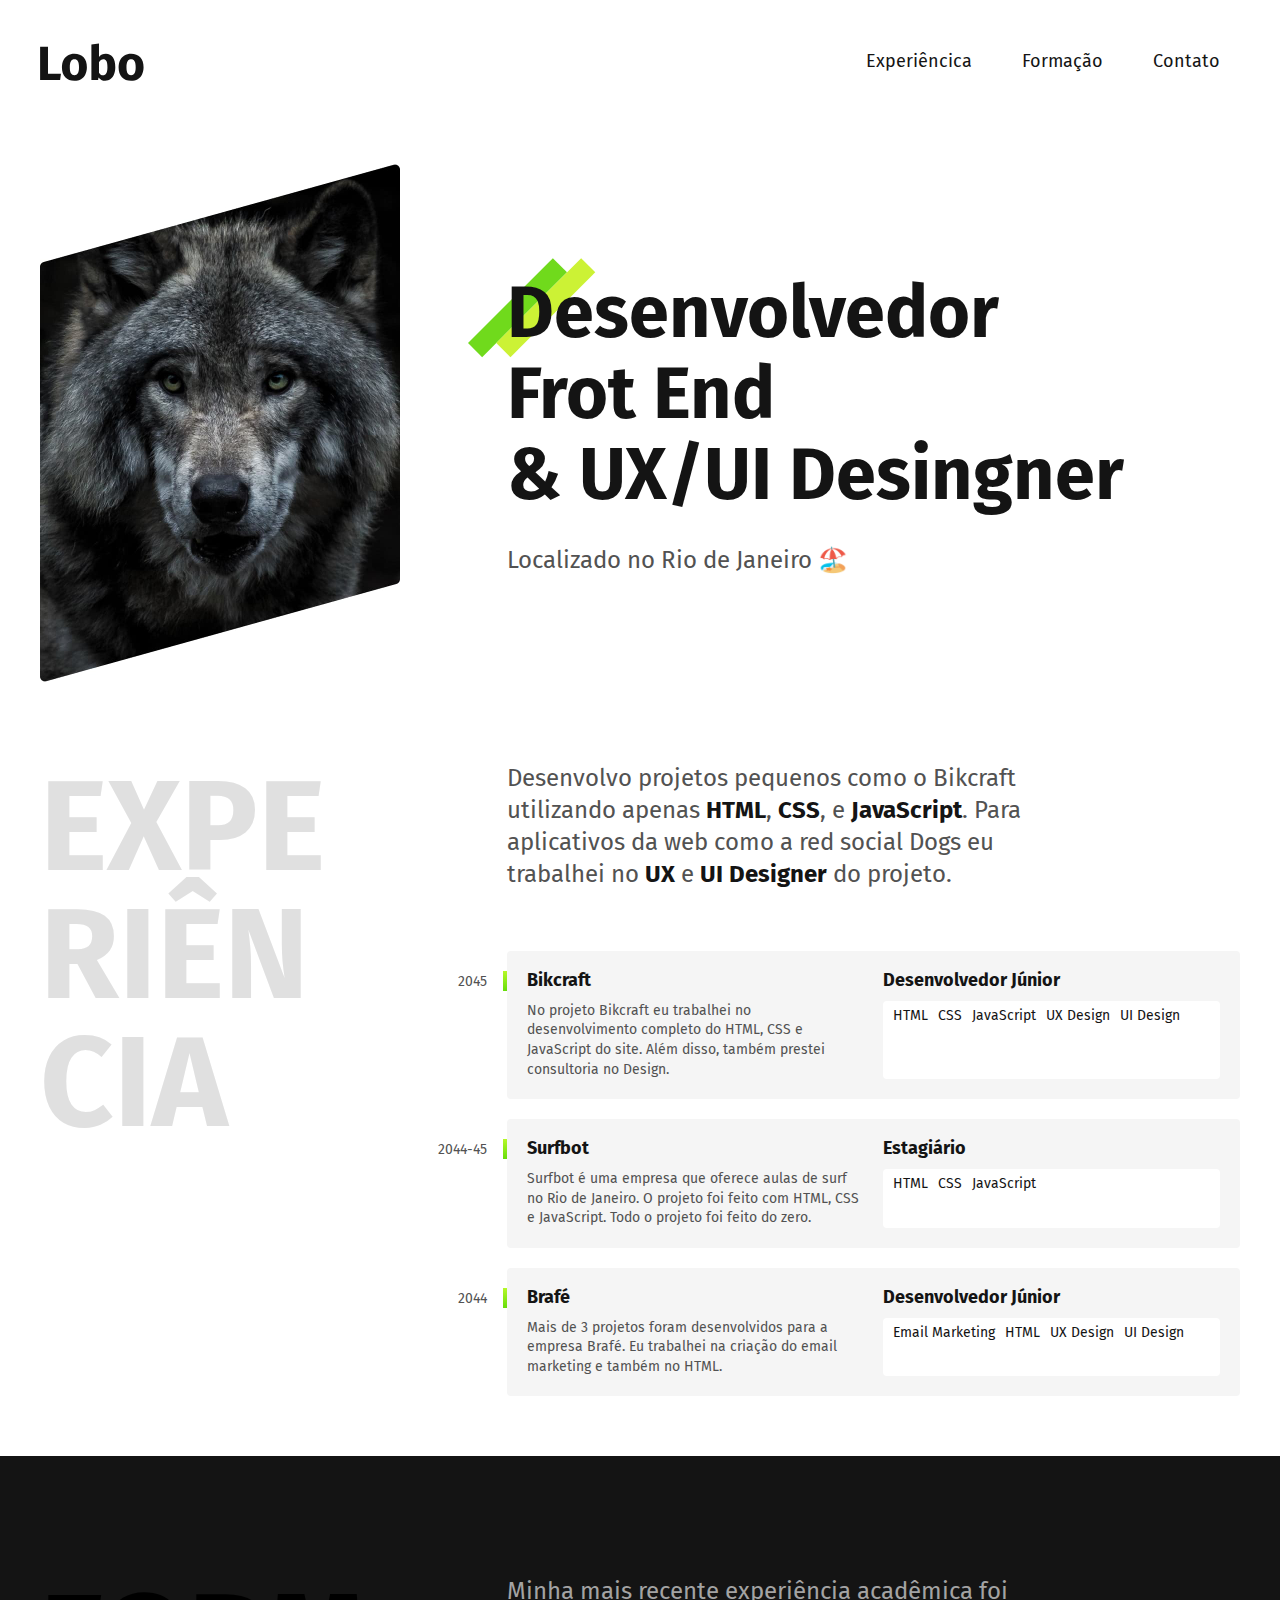
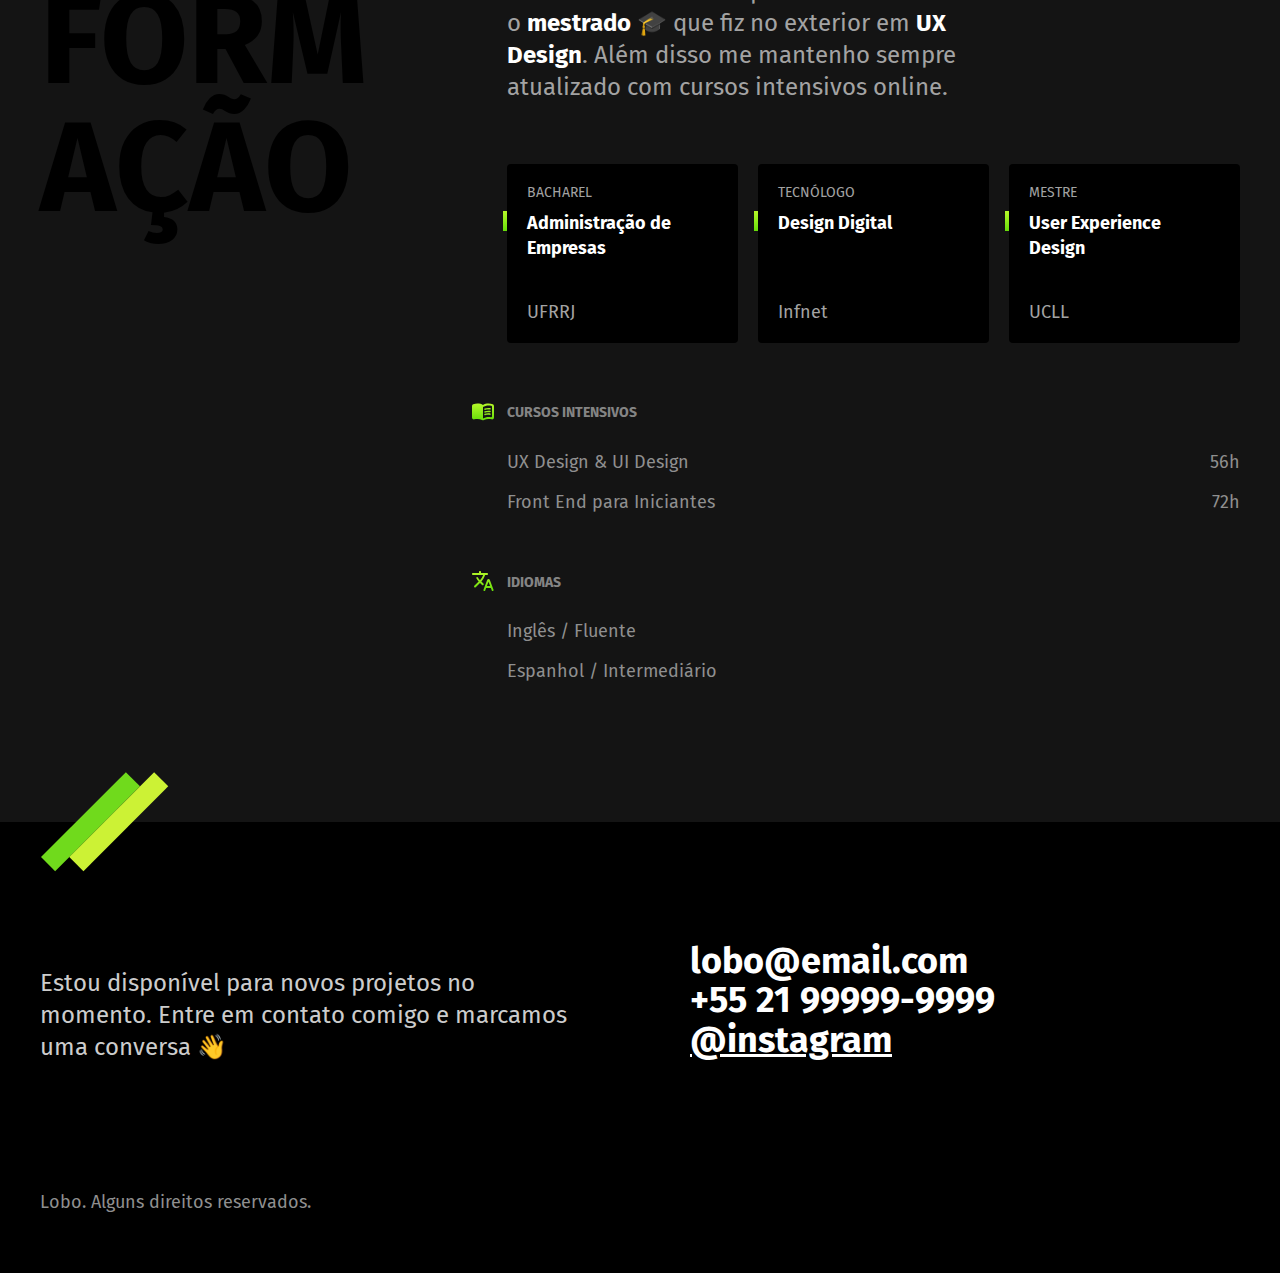
<file: index.html>
<!DOCTYPE html>
<html lang="pt-br">

<head>
  <meta charset="UTF-8">
  <meta name="viewport" content="width=device-width, initial-scale=1.0">
  <title>Lobo - Desenvolvedor e Designer</title>
  <meta name="description" content="Desenvolvedor Front End e UX/UI Designer Localizado no Rio de Janeiro">
  <link rel="stylesheet" href="./css/style.min.css">
  <link rel="icon" href="./favicon.svg" type="image/svg+xml">

  <link rel="preconnect" href="https://fonts.googleapis.com">
  <link rel="preconnect" href="https://fonts.gstatic.com" crossorigin>
  <link href="https://fonts.googleapis.com/css2?family=Fira+Sans:wght@400;700&display=swap" rel="stylesheet">
</head>

<body>
  <header class="header">
    <img src="./img/marca.svg" alt="Lobo" width="104" height="38">
    <nav>
      <ul class="header-menu">
        <li><a href="#experiencia">Experiêncica</a></li>
        <li><a href="#formacao">Formação</a></li>
        <li><a href="#contato">Contato</a></li>
      </ul>
    </nav>
  </header>

  <main class="introducao">
    <img src="./img/perfil.jpg" alt="Lobo Cinza" width="360" height="520">
    <div>
      <h1>Desenvolvedor<br> Frot End<br> & UX/UI Desingner</h1>
      <p>Localizado no Rio de Janeiro 🏖️</p>
    </div>
  </main>

  <section class="experiencia" id="experiencia" aria-label="Experiência">
    <h2 class="subtitulo">Experiência</h2>
    <div>
      <p class="experiencia-texto">Desenvolvo projetos pequenos como o Bikcraft utilizando apenas <strong>HTML</strong>, <strong>CSS</strong>, e <strong>JavaScript</strong>. Para aplicativos da web como a red social Dogs eu trabalhei no <strong>UX</strong> e <strong>UI Designer</strong> do projeto.
      </p>

      <div class="empresa">
        <span class="empresa-ano">2045</span>
        <h3 class="empresa-titulo">Bikcraft</h3>
        <span class="empresa-titulo">Desenvolvedor Júnior</span>
        <p class="empresa-texto">No projeto Bikcraft eu trabalhei no desenvolvimento completo do HTML, CSS e JavaScript do site. Além disso, também prestei consultoria no Design.</p>
        <ul class="empresa-habilidades">
          <li>HTML</li>
          <li>CSS</li>
          <li>JavaScript</li>
          <li>UX Design</li>
          <li>UI Design</li>
        </ul>
      </div>

      <div class="empresa">
        <span class="empresa-ano">2044-45</span>
        <h3 class="empresa-titulo">Surfbot</h3>
        <span class="empresa-titulo">Estagiário</span>
        <p class="empresa-texto">Surfbot é uma empresa que oferece aulas de surf no Rio de Janeiro. O projeto foi feito com HTML, CSS e JavaScript. Todo o projeto foi feito do zero.</p>
        <ul class="empresa-habilidades">
          <li>HTML</li>
          <li>CSS</li>
          <li>JavaScript</li>
        </ul>
      </div>

      <div class="empresa">
        <span class="empresa-ano">2044</span>
        <h3 class="empresa-titulo">Brafé</h3>
        <span class="empresa-titulo">Desenvolvedor Júnior</span>
        <p class="empresa-texto">Mais de 3 projetos foram desenvolvidos para a empresa Brafé. Eu trabalhei na criação do email marketing e também no HTML.</p>
        <ul class="empresa-habilidades">
          <li>Email Marketing</li>
          <li>HTML</li>
          <li>UX Design</li>
          <li>UI Design</li>
        </ul>
      </div>
    </div>
  </section>
  <section class="formacao" id="formacao" aria-label="Formação">
    <div class="formacao-container">
      <h2 class="subtitulo">Formação</h2>

      <div>
        <p class="formacao-texto">
          Minha mais recente experiência acadêmica foi o <strong>mestrado</strong> 🎓 que fiz no exterior em <strong>UX Design</strong>. Além disso me mantenho sempre atualizado com cursos intensivos online.
        </p>

        <ul class="faculdade-lista">
          <li class="faculdade">
            <span class="faculdade-tipo">Bacharel</span>
            <h3 class="faculdade-curso">Administração de Empresas</h3>
            <span class="faculdade-instituicao">UFRRJ</span>
          </li>
          <li class="faculdade">
            <span class="faculdade-tipo">Tecnólogo</span>
            <h3 class="faculdade-curso">Design Digital</h3>
            <span class="faculdade-instituicao">Infnet</span>
          </li>
          <li class="faculdade">
            <span class="faculdade-tipo">Mestre</span>
            <h3 class="faculdade-curso">User Experience Design</h3>
            <span class="faculdade-instituicao">UCLL</span>
          </li>
        </ul>

        <div class="formacao-extra">
          <div class="cursos">
            <h3>Cursos Intensivos</h3>
            <ul>
              <li>UX Design & UI Design <span>56h</span></li>
              <li>Front End para Iniciantes <span>72h</span></li>
            </ul>
          </div>
          <div class="idiomas">
            <h3>Idiomas</h3>
            <ul>
              <li>Inglês <span>/ Fluente</span></li>
              <li>Espanhol <span>/ Intermediário</span></li>
            </ul>
          </div>
        </div>
      </div>
    </div>
  </section>

  <footer class="footer" id="contato">
    <div class="footer-container">
      <p class="footer-texto">Estou disponível para novos projetos no momento. Entre em contato comigo e marcamos uma conversa 👋</p>
      <ul class="footer-contato">
        <li>lobo@email.com</li>
        <li>+55 21 99999-9999</li>
        <li><a href="/">@instagram</a></li>
      </ul>
      <p class="footer-copy">Lobo. Alguns direitos reservados.</p>
    </div>

  </footer>

</body>

</html>
</file>
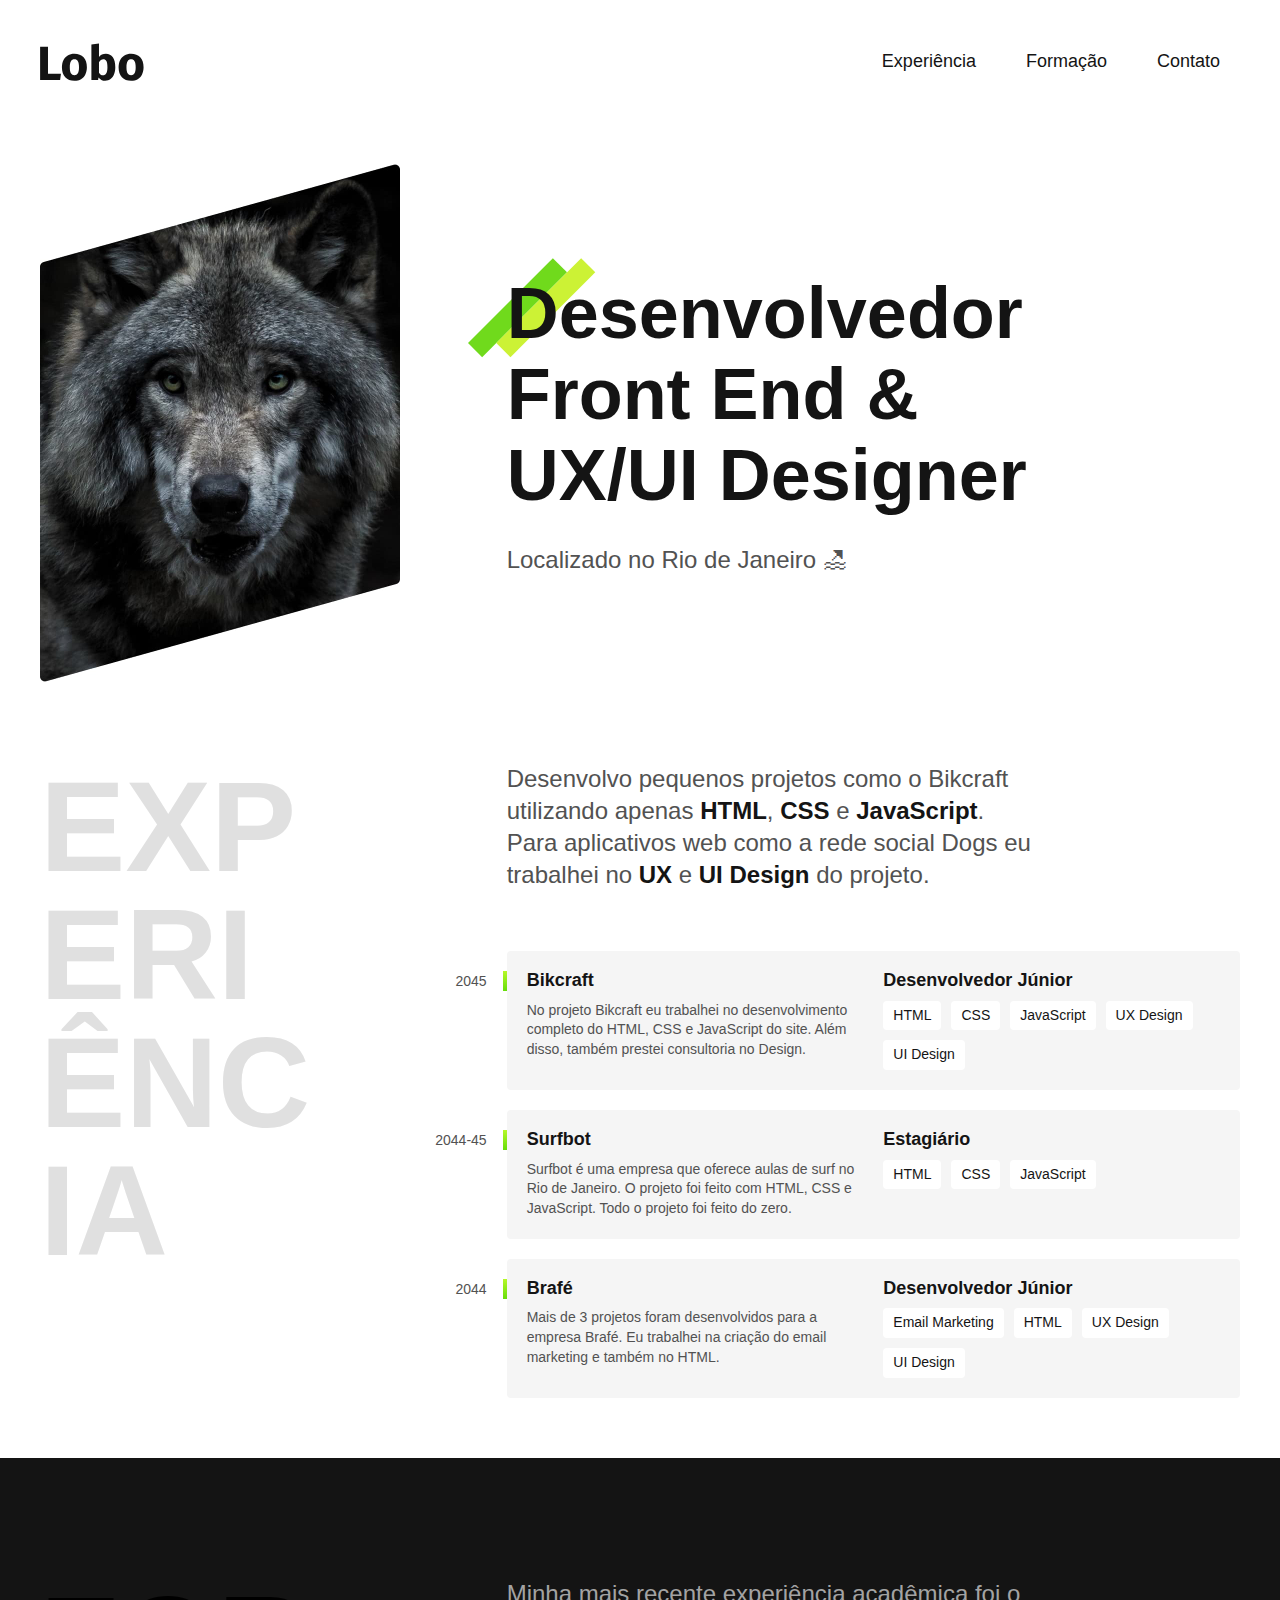
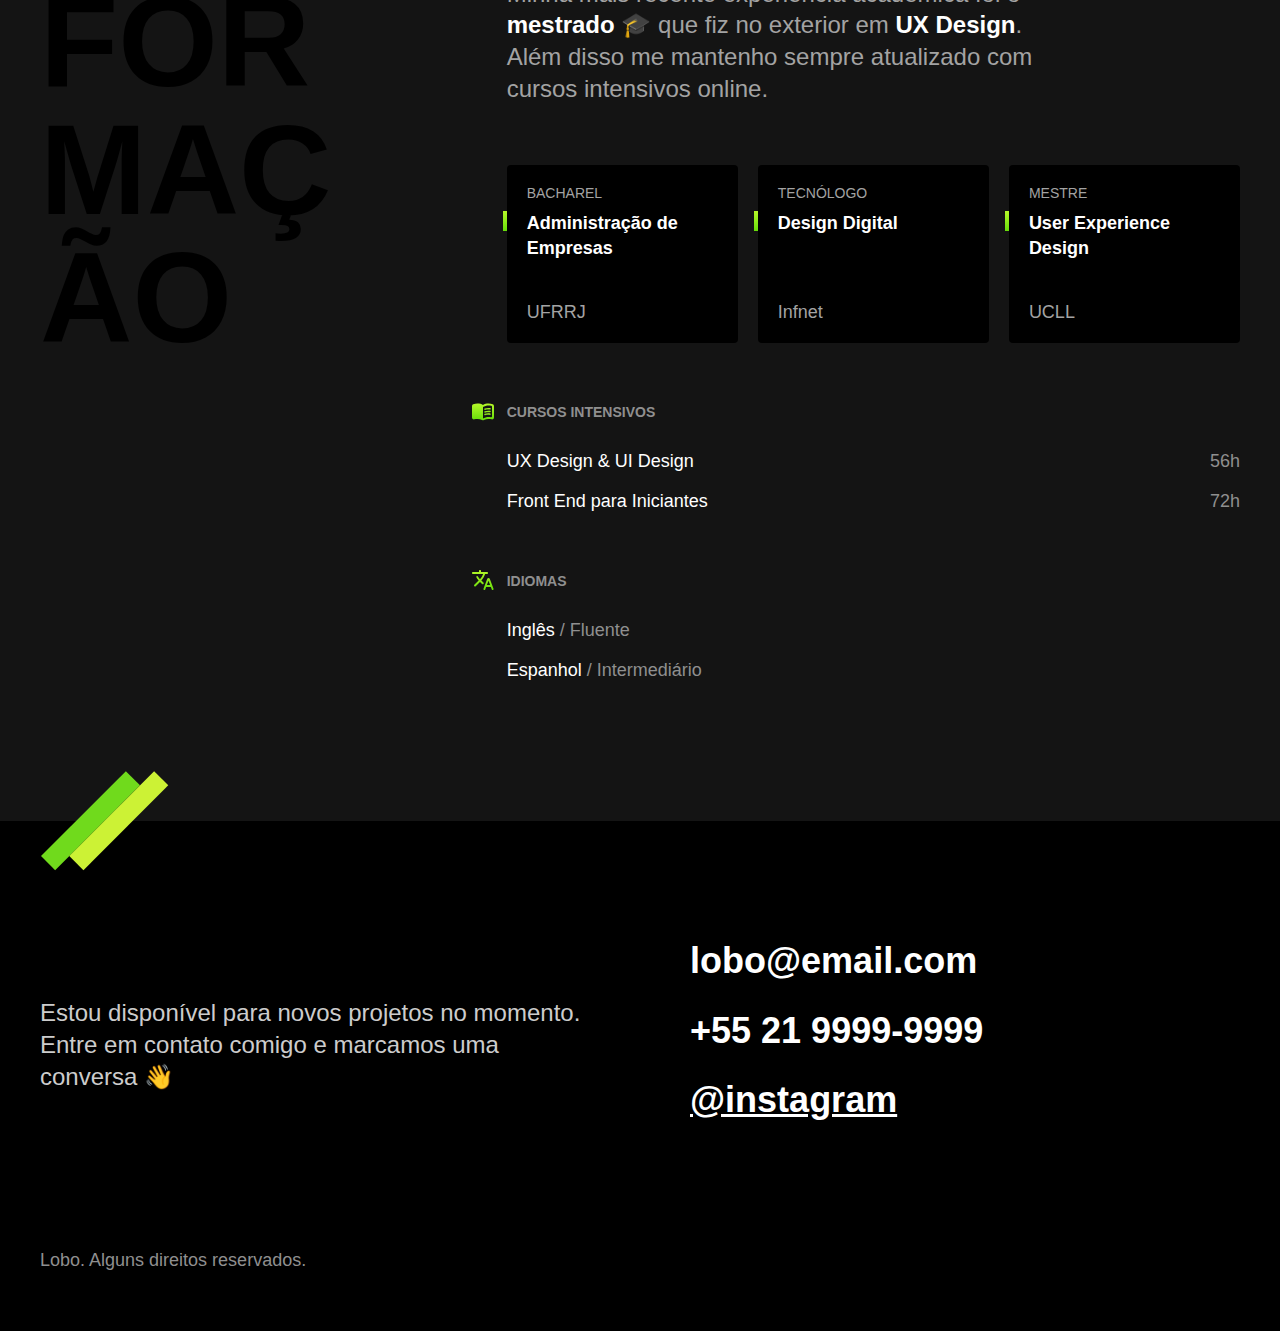
<file: 0804-git/index.html>
<!DOCTYPE html>
<html lang="pt-br">

<head>
  <meta charset="UTF-8">
  <meta name="viewport" content="width=device-width, initial-scale=1.0">
  <title>Lobo - Desenvolvedor e UX/UI Designer</title>
  <meta name="description" content="Desenvolvedor Front End e UX/UI Designer Localizado no Rio de Janeiro">
  <link rel="stylesheet" href="./css/style.min.css">
  <link rel="icon" href="./favicon.svg" type="image/svg+xml">
  <link rel="icon" href="./favicon.svg" type="image/svg+xml">
</head>

<body>
  <header class="header">
    <img src="./img/marca.svg" alt="Lobo" width="104" height="38">
    <nav>
      <ul class="header-menu">
        <li><a href="#experiencia">Experiência</a></li>
        <li><a href="#formacao">Formação</a></li>
        <li><a href="#contato">Contato</a></li>
      </ul>
    </nav>
  </header>

  <main class="introducao">
    <img src="./img/perfil.jpg" alt="Lobo Cinza" width="360" height="520">
    <div>
      <h1>Desenvolvedor<br>Front End &<br>UX/UI Designer</h1>
      <p>Localizado no Rio de Janeiro 🏖</p>
    </div>
  </main>

  <section class="experiencia" id="experiencia" aria-label="Experiência">
    <h2 class="subtitulo">Experiência</h2>
    <div>
      <p class="experiencia-texto">Desenvolvo pequenos projetos como o Bikcraft utilizando apenas <strong>HTML</strong>, <strong>CSS</strong> e <strong>JavaScript</strong>. Para aplicativos web como a rede social Dogs eu trabalhei no <strong>UX</strong> e <strong>UI Design</strong> do projeto.</p>

      <div class="empresa">
        <span class="empresa-ano">2045</span>
        <h3 class="empresa-titulo">Bikcraft</h3>
        <span class="empresa-titulo">Desenvolvedor Júnior</span>
        <p class="empresa-texto">No projeto Bikcraft eu trabalhei no desenvolvimento completo do HTML, CSS e JavaScript do site. Além disso, também prestei consultoria no Design.</p>
        <ul class="empresa-habilidades">
          <li>HTML</li>
          <li>CSS</li>
          <li>JavaScript</li>
          <li>UX Design</li>
          <li>UI Design</li>
        </ul>
      </div>

      <div class="empresa">
        <span class="empresa-ano">2044-45</span>
        <h3 class="empresa-titulo">Surfbot</h3>
        <span class="empresa-titulo">Estagiário</span>
        <p class="empresa-texto">Surfbot é uma empresa que oferece aulas de surf no Rio de Janeiro. O projeto foi feito com HTML, CSS e JavaScript. Todo o projeto foi feito do zero.</p>
        <ul class="empresa-habilidades">
          <li>HTML</li>
          <li>CSS</li>
          <li>JavaScript</li>
        </ul>
      </div>

      <div class="empresa">
        <span class="empresa-ano">2044</span>
        <h3 class="empresa-titulo">Brafé</h3>
        <span class="empresa-titulo">Desenvolvedor Júnior</span>
        <p class="empresa-texto">Mais de 3 projetos foram desenvolvidos para a empresa Brafé. Eu trabalhei na criação do email marketing e também no HTML.</p>
        <ul class="empresa-habilidades">
          <li>Email Marketing</li>
          <li>HTML</li>
          <li>UX Design</li>
          <li>UI Design</li>
        </ul>
      </div>

    </div>
  </section>

  <section class="formacao" id="formacao" aria-label="Formação">
    <div class="formacao-container">
      <h2 class="subtitulo">Formação</h2>

      <div>
        <p class="formacao-texto">
          Minha mais recente experiência acadêmica foi o <strong>mestrado</strong> 🎓 que fiz no exterior em <strong>UX Design</strong>. Além disso me mantenho sempre atualizado com cursos intensivos online.
        </p>

        <ul class="faculdade-lista">
          <li class="faculdade">
            <span class="faculdade-tipo">Bacharel</span>
            <h3 class="faculdade-curso">Administração de Empresas</h3>
            <span class="faculdade-instituicao">UFRRJ</span>
          </li>
          <li class="faculdade">
            <span class="faculdade-tipo">Tecnólogo</span>
            <h3 class="faculdade-curso">Design Digital</h3>
            <span class="faculdade-instituicao">Infnet</span>
          </li>
          <li class="faculdade">
            <span class="faculdade-tipo">Mestre</span>
            <h3 class="faculdade-curso">User Experience Design</h3>
            <span class="faculdade-instituicao">UCLL</span>
          </li>
        </ul>

        <div class="formacao-extra">
          <div class="cursos">
            <h3>Cursos Intensivos</h3>
            <ul>
              <li>UX Design & UI Design <span>56h</span></li>
              <li>Front End para Iniciantes <span>72h</span></li>
            </ul>
          </div>
          <div class="idiomas">
            <h3>Idiomas</h3>
            <ul>
              <li>Inglês <span>/ Fluente</span></li>
              <li>Espanhol <span>/ Intermediário</span></li>
            </ul>
          </div>
        </div>
      </div>
    </div>
  </section>

  <footer class="footer" id="contato">
    <div class="footer-container">
      <p class="footer-texto">Estou disponível para novos projetos no momento. Entre em contato comigo e marcamos uma conversa 👋</p>
      <ul class="footer-contato">
        <li>lobo@email.com</li>
        <li>+55 21 9999-9999</li>
        <li><a href="/">@instagram</a></li>
      </ul>
      <p class="footer-copy">Lobo. Alguns direitos reservados.</p>
    </div>
  </footer>

</body>

</html>
</file>
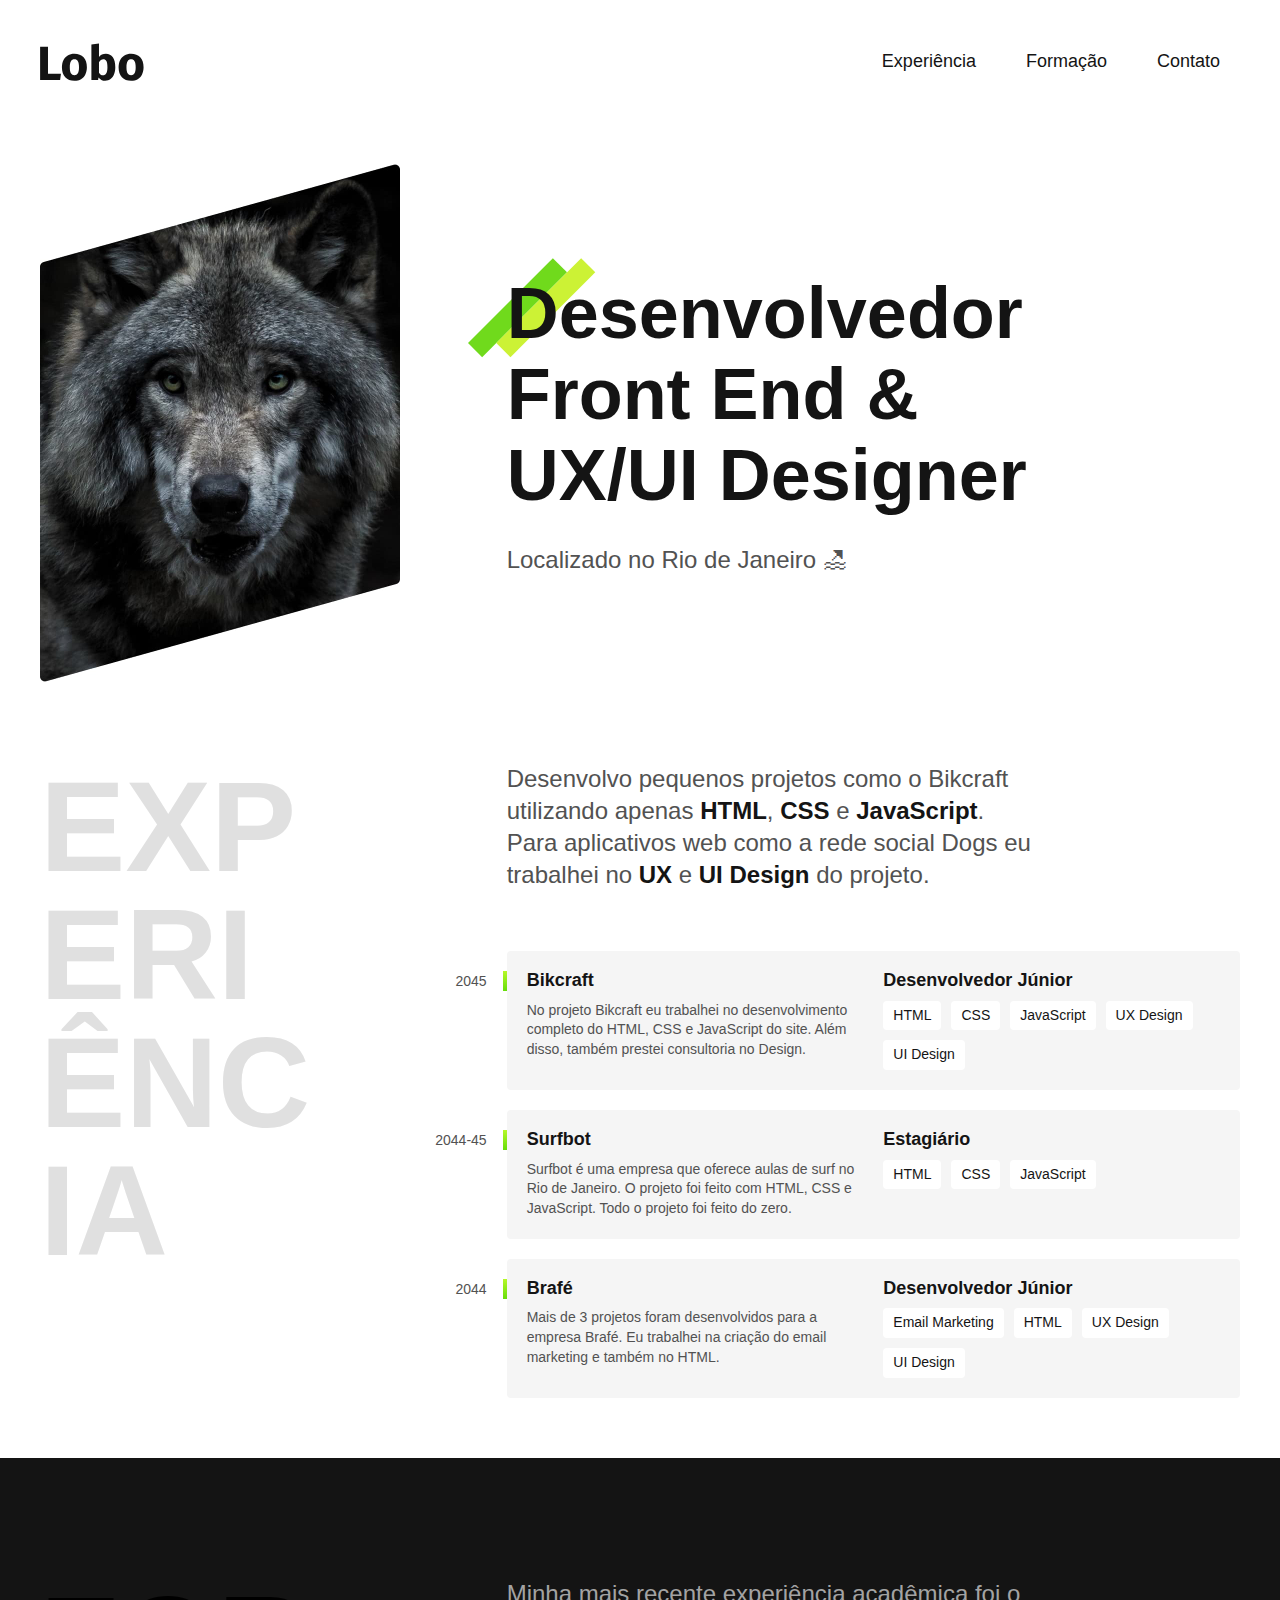
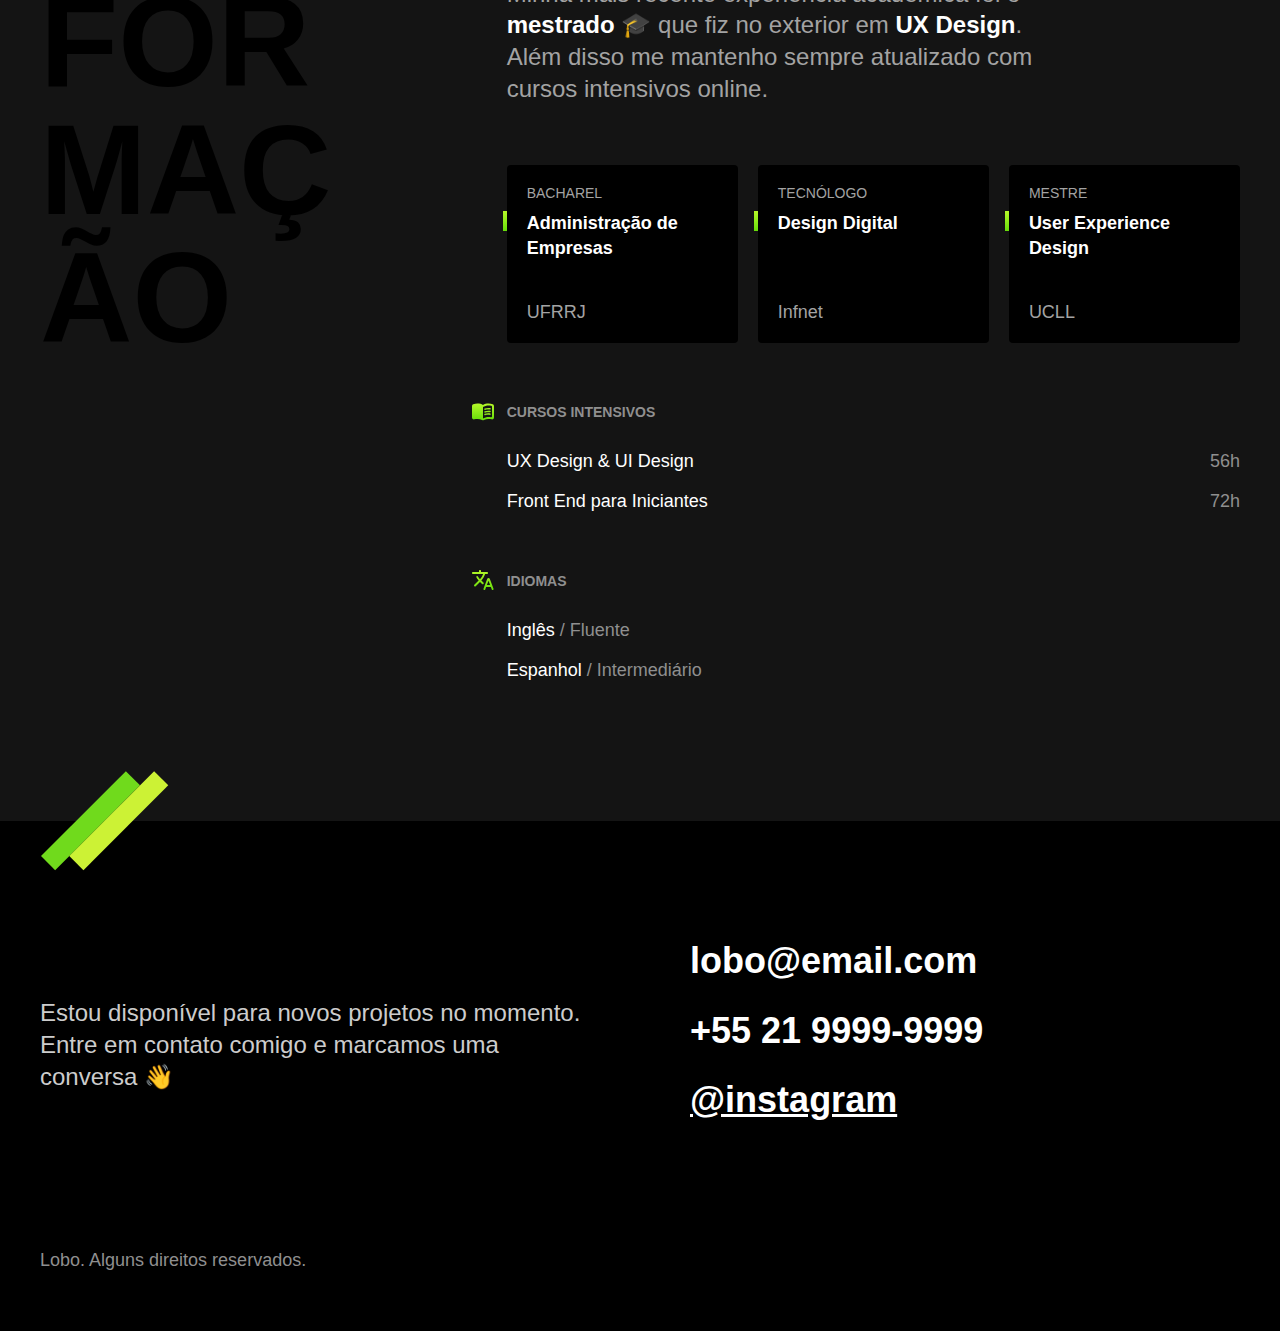
<file: git/index.html>
<!DOCTYPE html>
<html lang="pt-br">

<head>
  <meta charset="UTF-8">
  <meta name="viewport" content="width=device-width, initial-scale=1.0">
  <title>Lobo - Desenvolvedor e UX/UI Designer</title>
  <meta name="description" content="Desenvolvedor Front End e UX/UI Designer Localizado no Rio de Janeiro">
  <link rel="stylesheet" href="./css/style.min.css">
  <link rel="icon" href="./favicon.svg" type="image/svg+xml">
</head>

<body>
  <header class="header">
    <img src="./img/marca.svg" alt="Lobo" width="104" height="38">
    <nav>
      <ul class="header-menu">
        <li><a href="#experiencia">Experiência</a></li>
        <li><a href="#formacao">Formação</a></li>
        <li><a href="#contato">Contato</a></li>
      </ul>
    </nav>
  </header>

  <main class="introducao">
    <img src="./img/perfil.jpg" alt="Lobo Cinza" width="360" height="520">
    <div>
      <h1>Desenvolvedor<br>Front End &<br>UX/UI Designer</h1>
      <p>Localizado no Rio de Janeiro 🏖</p>
    </div>
  </main>

  <section class="experiencia" id="experiencia" aria-label="Experiência">
    <h2 class="subtitulo">Experiência</h2>
    <div>
      <p class="experiencia-texto">Desenvolvo pequenos projetos como o Bikcraft utilizando apenas <strong>HTML</strong>, <strong>CSS</strong> e <strong>JavaScript</strong>. Para aplicativos web como a rede social Dogs eu trabalhei no <strong>UX</strong> e <strong>UI Design</strong> do projeto.</p>

      <div class="empresa">
        <span class="empresa-ano">2045</span>
        <h3 class="empresa-titulo">Bikcraft</h3>
        <span class="empresa-titulo">Desenvolvedor Júnior</span>
        <p class="empresa-texto">No projeto Bikcraft eu trabalhei no desenvolvimento completo do HTML, CSS e JavaScript do site. Além disso, também prestei consultoria no Design.</p>
        <ul class="empresa-habilidades">
          <li>HTML</li>
          <li>CSS</li>
          <li>JavaScript</li>
          <li>UX Design</li>
          <li>UI Design</li>
        </ul>
      </div>

      <div class="empresa">
        <span class="empresa-ano">2044-45</span>
        <h3 class="empresa-titulo">Surfbot</h3>
        <span class="empresa-titulo">Estagiário</span>
        <p class="empresa-texto">Surfbot é uma empresa que oferece aulas de surf no Rio de Janeiro. O projeto foi feito com HTML, CSS e JavaScript. Todo o projeto foi feito do zero.</p>
        <ul class="empresa-habilidades">
          <li>HTML</li>
          <li>CSS</li>
          <li>JavaScript</li>
        </ul>
      </div>

      <div class="empresa">
        <span class="empresa-ano">2044</span>
        <h3 class="empresa-titulo">Brafé</h3>
        <span class="empresa-titulo">Desenvolvedor Júnior</span>
        <p class="empresa-texto">Mais de 3 projetos foram desenvolvidos para a empresa Brafé. Eu trabalhei na criação do email marketing e também no HTML.</p>
        <ul class="empresa-habilidades">
          <li>Email Marketing</li>
          <li>HTML</li>
          <li>UX Design</li>
          <li>UI Design</li>
        </ul>
      </div>

    </div>
  </section>

  <section class="formacao" id="formacao" aria-label="Formação">
    <div class="formacao-container">
      <h2 class="subtitulo">Formação</h2>

      <div>
        <p class="formacao-texto">
          Minha mais recente experiência acadêmica foi o <strong>mestrado</strong> 🎓 que fiz no exterior em <strong>UX Design</strong>. Além disso me mantenho sempre atualizado com cursos intensivos online.
        </p>

        <ul class="faculdade-lista">
          <li class="faculdade">
            <span class="faculdade-tipo">Bacharel</span>
            <h3 class="faculdade-curso">Administração de Empresas</h3>
            <span class="faculdade-instituicao">UFRRJ</span>
          </li>
          <li class="faculdade">
            <span class="faculdade-tipo">Tecnólogo</span>
            <h3 class="faculdade-curso">Design Digital</h3>
            <span class="faculdade-instituicao">Infnet</span>
          </li>
          <li class="faculdade">
            <span class="faculdade-tipo">Mestre</span>
            <h3 class="faculdade-curso">User Experience Design</h3>
            <span class="faculdade-instituicao">UCLL</span>
          </li>
        </ul>

        <div class="formacao-extra">
          <div class="cursos">
            <h3>Cursos Intensivos</h3>
            <ul>
              <li>UX Design & UI Design <span>56h</span></li>
              <li>Front End para Iniciantes <span>72h</span></li>
            </ul>
          </div>
          <div class="idiomas">
            <h3>Idiomas</h3>
            <ul>
              <li>Inglês <span>/ Fluente</span></li>
              <li>Espanhol <span>/ Intermediário</span></li>
            </ul>
          </div>
        </div>
      </div>
    </div>
  </section>

  <footer class="footer" id="contato">
    <div class="footer-container">
      <p class="footer-texto">Estou disponível para novos projetos no momento. Entre em contato comigo e marcamos uma conversa 👋</p>
      <ul class="footer-contato">
        <li>lobo@email.com</li>
        <li>+55 21 9999-9999</li>
        <li><a href="/">@instagram</a></li>
      </ul>
      <p class="footer-copy">Lobo. Alguns direitos reservados.</p>
    </div>
  </footer>

</body>

</html>
</file>
<file: css/style.min.css>
body {
  font-family: "Fira Sans", Arial, sans-serif;
  margin: 0;
  color: #141414;
}
h1,
h2,
h3,
p {
  margin: 0;
}
ul {
  margin: 0;
  padding: 0;
  list-style: none;
}
img {
  max-width: 100%;
  height: auto;
  display: block;
}
.subtitulo {
  font-size: 8rem;
  line-height: 1;
  text-transform: uppercase;
  word-break: break-all;
  max-width: 4ch;
}
@media (max-width: 800px) {
  .subtitulo {
    font-size: 3rem;
    text-transform: capitalize;
    max-width: initial !important;
  }
}
.header {
  max-width: 1200px;
  padding: 40px 20px;
  margin: 0 auto;
  display: flex;
  justify-content: space-between;
  align-items: center;
}
.header-menu {
  display: flex;
  flex-wrap: wrap;
  gap: 10px;
  justify-content: center;
}
.header-menu a {
  font-size: 1.125rem;
  line-height: 1.3;
  padding: 10px 20px;
  text-decoration: none;
  color: #141414;
  display: block;
}
@media (max-width: 800px) {
  .header {
    flex-direction: column;
    gap: 40px;
    padding: 20px;
  }
  .header a {
    background: #f5f5f5;
    border-radius: 4px;
  }
}
.introducao {
  max-width: 1200px;
  padding: 40px 20px;
  margin: 0 auto;
  display: grid;
  grid-template-columns: 1fr 2fr;
  gap: 100px;
  align-items: center;
}
.introducao h1 {
  font-size: 4.5rem;
  line-height: 1.125;
  margin-bottom: 30px;
  position: relative;
}
.introducao h1::before {
  content: "";
  display: block;
  width: 130px;
  height: 100px;
  background: url("../img/detalhe.svg") no-repeat center;
  position: absolute;
  top: -15px;
  left: -40px;
  z-index: -1;
}
.introducao p {
  font-size: 1.5rem;
  color: #525252;
}
@media (max-width: 1000px) {
  .introducao h1 {
    font-size: 3rem;
  }
}
@media (max-width: 800px) {
  .introducao {
    grid-template-columns: 1fr 1fr;
    gap: 40px;
  }
  .introducao h1 {
    font-size: 2rem;
  }
  .introducao h1::before {
    width: 30px;
    height: 10px;
    left: 0;
  }
}
@media (max-width: 400px) {
  .introducao {
    grid-template-columns: 1fr;
  }
  .introducao img {
    display: none;
  }
}
.experiencia {
  max-width: 1200px;
  padding: 40px 20px;
  margin: 0 auto;
  display: grid;
  grid-template-columns: 1fr 2fr;
  gap: 100px;
}
.experiencia .subtitulo {
  color: #e0e0e0;
}
.experiencia-texto {
  font-size: 1.5rem;
  line-height: 1.33;
  max-width: 40ch;
  margin-bottom: 60px;
  color: #525252;
}
.experiencia-texto strong {
  color: #141414;
}
.empresa {
  display: grid;
  grid-template-columns: 1fr 1fr;
  gap: 10px 20px;
  padding: 20px;
  background: #f5f5f5;
  margin-bottom: 20px;
  border-radius: 4px;
  position: relative;
}
.empresa::before {
  content: "";
  display: block;
  width: 4px;
  height: 20px;
  background: linear-gradient(#b6f829, #67dd0a);
  position: absolute;
  top: 20px;
  left: -4px;
}
.empresa-ano {
  position: absolute;
  top: 22px;
  left: -100px;
  text-align: right;
  width: 80px;
  color: #525252;
  font-size: 0.875rem;
}
.empresa-titulo {
  font-size: 1.125rem;
  line-height: 1.1;
  font-weight: 700;
}
.empresa-texto {
  font-size: 0.875rem;
  line-height: 1.4;
  color: #525252;
}
.empresa-habilidades {
  display: flex;
  flex-wrap: wrap;
  gap: 10px;
  align-content: start;
}
.empresa-habilidades {
  font-size: 0.875rem;
  line-height: 1.4;
  border-radius: 4px;
  background: #fff;
  padding: 5px 10px;
}
@media (max-width: 800px) {
  .experiencia {
    grid-template-columns: 1fr;
    gap: 40px;
  }
  .experiencia-subtitulo {
    color: #141414;
  }
  .experiencia-texto {
    font-size: 1.25rem;
  }
  .empresa-ano {
    position: inherit;
    order: 1;
    width: initial;
    text-align: left;
  }
}
@media (max-width: 400px) {
  .empresa {
    grid-template-columns: 1fr;
  }
}
.formacao {
  background: #141414;
  color: #fff;
}
.formacao-container {
  max-width: 1200px;
  padding: 120px 20px;
  margin: 0 auto;
  display: grid;
  grid-template-columns: 1fr 2fr;
  gap: 100px;
  position: relative;
}
.formacao-container::after {
  content: "";
  display: block;
  width: 130px;
  height: 100px;
  background: url("../img/detalhe.svg") no-repeat center;
  position: absolute;
  bottom: -50px;
  left: 20px;
}
.formacao .subtitulo {
  color: #000;
  max-width: 5ch;
}
.formacao-texto {
  font-size: 1.5rem;
  line-height: 1.33;
  max-width: 40ch;
  margin-bottom: 60px;
  color: #a3a3a3;
}
.formacao-texto strong {
  color: #fff;
}
.faculdade-lista {
  display: flex;
  flex-wrap: wrap;
  gap: 20px;
  margin-bottom: 60px;
}
.faculdade {
  flex: 1;
  background: #000;
  padding: 20px;
  border-radius: 4px;
  display: flex;
  flex-direction: column;
}
.faculdade-tipo {
  font-size: 0.875rem;
  text-transform: uppercase;
  color: #a3a3a3;
  margin-bottom: 10px;
}
.faculdade-curso {
  flex: 1;
  font-size: 1.125rem;
  line-height: 1.4;
  margin-bottom: 40px;
  position: relative;
}
.faculdade-curso::before {
  content: "";
  display: block;
  width: 4px;
  height: 20px;
  background: linear-gradient(#b6f829, #67dd0a);
  position: absolute;
  left: -24px;
}
.faculdade-instituicao {
  font-size: 1.125rem;
  color: #a3a3a3;
}
.cursos {
  margin-bottom: 60px;
}
.formacao-extra h3 {
  font-size: 0.875rem;
  line-height: 1.4;
  color: #848484;
  text-transform: uppercase;
  margin-bottom: 30px;
  position: relative;
}
.formacao-extra h3::before {
  display: block;
  content: "";
  width: 24px;
  height: 24px;
  position: absolute;
  left: -36px;
  top: -4px;
}
.cursos h3::before {
  background: url("../img/cursos.svg") no-repeat center center;
}
.idiomas h3::before {
  background: url("../img/idiomas.svg") no-repeat center center;
}
.formacao-extra li {
  font-size: 1.125rem;
  line-height: 1.1;
  margin-bottom: 20px;
}
.formacao-extra {
  color: #8f8f8f;
}
.cursos li {
  display: flex;
  justify-content: space-between;
}
@media (max-width: 800px) {
  .formacao-container {
    grid-template-columns: 1fr;
    padding: 60px 20px;
    gap: 40px;
  }
  .formacao .subtitulo {
    color: #fff;
  }
  .formacao-texto {
    font-size: 1.125rem;
  }
  .formacao-extra h3::before {
    position: initial;
    margin-bottom: 10px;
  }
}
.footer {
  background: #000;
}
.footer-container {
  max-width: 1200px;
  padding: 120px 20px 60px 20px;
  margin: 0 auto;
  display: grid;
  grid-template-columns: 1fr 1fr;
  gap: 100px;
  align-items: center;
}
.footer-texto {
  font-size: 1.5rem;
  line-height: 1.33;
  color: #ccc;
}
.footer-contato {
  font-weight: 700;
  font-size: 2.25rem;
  line-height: 1.1;
  color: #fff;
  margin-bottom: 30px;
}
.footer-contato li a {
  color: #fff;
}
.footer-copy {
  grid-column: 1/-1;
  font-size: 1.125rem;
  color: #8f8f8f;
}
@media (max-width: 800px) {
  .footer-container {
    grid-template-columns: 1fr;
    gap: 40px;
  }
  .footer-contato li {
    font-size: 1.5rem;
  }
}
</file>
<file: 0804-git/css/style.min.css>
body{font-family:"Fira Sans",Arial,sans-serif;margin:0;color:#141414}h1,h2,h3,p{margin:0}ul{margin:0;padding:0;list-style:none}img{max-width:100%;height:auto;display:block}.subtitulo{font-size:8rem;line-height:1;text-transform:uppercase;word-break:break-all;max-width:4ch}@media (max-width:800px){.subtitulo{font-size:3rem;text-transform:capitalize;max-width:initial!important}}.header{max-width:1200px;padding:40px 20px;margin:0 auto;display:flex;justify-content:space-between;align-items:center}.header-menu{display:flex;flex-wrap:wrap;gap:10px;justify-content:center}.header-menu a{font-size:1.125rem;line-height:1.3;padding:10px 20px;text-decoration:none;color:#141414;display:block}@media (max-width:800px){.header{flex-direction:column;gap:40px;padding:20px}.header a{background:#f5f5f5;border-radius:4px}}.introducao{max-width:1200px;padding:40px 20px;margin:0 auto;display:grid;grid-template-columns:1fr 2fr;gap:100px;align-items:center}.introducao h1{font-size:4.5rem;line-height:1.125;margin-bottom:30px;position:relative}.introducao h1::before{content:"";display:block;width:130px;height:100px;background:url("../img/detalhe.svg") no-repeat center;position:absolute;top:-15px;left:-40px;z-index:-1}.introducao p{font-size:1.5rem;color:#525252}@media (max-width:1000px){.introducao h1{font-size:3rem}}@media (max-width:800px){.introducao{grid-template-columns:1fr 1fr;gap:40px}.introducao h1{font-size:2rem}.introducao h1::before{width:30px;height:10px;left:0}}@media (max-width:400px){.introducao{grid-template-columns:1fr}.introducao img{display:none}}.experiencia{max-width:1200px;padding:40px 20px;margin:0 auto;display:grid;grid-template-columns:1fr 2fr;gap:100px}.experiencia .subtitulo{color:#e0e0e0}.experiencia-texto{font-size:1.5rem;line-height:1.33;max-width:40ch;margin-bottom:60px;color:#525252}.experiencia-texto strong{color:#141414}.empresa{display:grid;grid-template-columns:1fr 1fr;gap:10px 20px;padding:20px;background:#f5f5f5;margin-bottom:20px;border-radius:4px;position:relative}.empresa::before{content:"";display:block;width:4px;height:20px;background:linear-gradient(#b6f829,#67dd0a);position:absolute;top:20px;left:-4px}.empresa-ano{position:absolute;top:22px;left:-100px;text-align:right;width:80px;color:#525252;font-size:.875rem}.empresa-titulo{font-size:1.125rem;line-height:1.1;font-weight:700}.empresa-texto{font-size:.875rem;line-height:1.4;color:#525252}.empresa-habilidades{display:flex;flex-wrap:wrap;gap:10px;align-content:start}.empresa-habilidades li{font-size:.875rem;line-height:1.4;border-radius:4px;background:#fff;padding:5px 10px}@media (max-width:800px){.experiencia{grid-template-columns:1fr;gap:40px}.experiencia .subtitulo{color:#141414}.experiencia-texto{font-size:1.25rem}.empresa-ano{position:initial;order:1;width:initial;text-align:left}}@media (max-width:400px){.empresa{grid-template-columns:1fr}}.formacao{background:#141414;color:#fff}.formacao-container{max-width:1200px;padding:120px 20px;margin:0 auto;display:grid;grid-template-columns:1fr 2fr;gap:100px;position:relative}.formacao-container::after{content:"";display:block;width:130px;height:100px;background:url("../img/detalhe.svg") no-repeat center;position:absolute;bottom:-50px;left:20px}.formacao .subtitulo{color:#000;max-width:5ch}.formacao-texto{font-size:1.5rem;line-height:1.33;max-width:40ch;margin-bottom:60px;color:#a3a3a3}.formacao-texto strong{color:#fff}.faculdade-lista{display:flex;flex-wrap:wrap;gap:20px;margin-bottom:60px}.faculdade{flex:1;background:#000;padding:20px;border-radius:4px;display:flex;flex-direction:column}.faculdade-tipo{font-size:.875rem;text-transform:uppercase;color:#a3a3a3;margin-bottom:10px}.faculdade-curso{flex:1;font-size:1.125rem;line-height:1.4;margin-bottom:40px;position:relative}.faculdade-curso::before{content:"";display:block;width:4px;height:20px;background:linear-gradient(#b6f829,#67dd0a);position:absolute;left:-24px}.faculdade-instituicao{font-size:1.125rem;color:#a3a3a3}.cursos{margin-bottom:60px}.formacao-extra h3{font-size:.875rem;line-height:1.4;color:#8f8f8f;text-transform:uppercase;margin-bottom:30px;position:relative}.formacao-extra h3::before{display:block;content:"";width:24px;height:24px;position:absolute;left:-36px;top:-4px}.cursos h3::before{background:url("../img/cursos.svg") no-repeat center center}.idiomas h3::before{background:url("../img/idiomas.svg") no-repeat center center}.formacao-extra li{font-size:1.125rem;line-height:1.1;margin-bottom:20px}.formacao-extra span{color:#8f8f8f}.cursos li{display:flex;justify-content:space-between}@media (max-width:800px){.formacao-container{grid-template-columns:1fr;padding:60px 20px;gap:40px}.formacao .subtitulo{color:#fff}.formacao-texto{font-size:1.25rem}.formacao-extra h3::before{position:initial;margin-bottom:10px}}.footer{background:#000}.footer-container{max-width:1200px;padding:120px 20px 60px 20px;margin:0 auto;display:grid;grid-template-columns:1fr 1fr;gap:100px;align-items:center}.footer-texto{font-size:1.5rem;line-height:1.33;color:#ccc}.footer-contato li{font-weight:700;font-size:2.25rem;line-height:1.1;color:#fff;margin-bottom:30px}.footer-contato li a{color:#fff}.footer-copy{grid-column:1/-1;font-size:1.125rem;color:#8f8f8f}@media (max-width:800px){.footer-container{grid-template-columns:1fr;gap:40px}.footer-contato li{font-size:1.5rem}}
</file>
<file: git/css/style.min.css>
body{font-family:"Fira Sans",Arial,sans-serif;margin:0;color:#141414}h1,h2,h3,p{margin:0}ul{margin:0;padding:0;list-style:none}img{max-width:100%;height:auto;display:block}.subtitulo{font-size:8rem;line-height:1;text-transform:uppercase;word-break:break-all;max-width:4ch}@media (max-width:800px){.subtitulo{font-size:3rem;text-transform:capitalize;max-width:initial!important}}.header{max-width:1200px;padding:40px 20px;margin:0 auto;display:flex;justify-content:space-between;align-items:center}.header-menu{display:flex;flex-wrap:wrap;gap:10px;justify-content:center}.header-menu a{font-size:1.125rem;line-height:1.3;padding:10px 20px;text-decoration:none;color:#141414;display:block}@media (max-width:800px){.header{flex-direction:column;gap:40px;padding:20px}.header a{background:#f5f5f5;border-radius:4px}}.introducao{max-width:1200px;padding:40px 20px;margin:0 auto;display:grid;grid-template-columns:1fr 2fr;gap:100px;align-items:center}.introducao h1{font-size:4.5rem;line-height:1.125;margin-bottom:30px;position:relative}.introducao h1::before{content:"";display:block;width:130px;height:100px;background:url("../img/detalhe.svg") no-repeat center;position:absolute;top:-15px;left:-40px;z-index:-1}.introducao p{font-size:1.5rem;color:#525252}@media (max-width:1000px){.introducao h1{font-size:3rem}}@media (max-width:800px){.introducao{grid-template-columns:1fr 1fr;gap:40px}.introducao h1{font-size:2rem}.introducao h1::before{width:30px;height:10px;left:0}}@media (max-width:400px){.introducao{grid-template-columns:1fr}.introducao img{display:none}}.experiencia{max-width:1200px;padding:40px 20px;margin:0 auto;display:grid;grid-template-columns:1fr 2fr;gap:100px}.experiencia .subtitulo{color:#e0e0e0}.experiencia-texto{font-size:1.5rem;line-height:1.33;max-width:40ch;margin-bottom:60px;color:#525252}.experiencia-texto strong{color:#141414}.empresa{display:grid;grid-template-columns:1fr 1fr;gap:10px 20px;padding:20px;background:#f5f5f5;margin-bottom:20px;border-radius:4px;position:relative}.empresa::before{content:"";display:block;width:4px;height:20px;background:linear-gradient(#b6f829,#67dd0a);position:absolute;top:20px;left:-4px}.empresa-ano{position:absolute;top:22px;left:-100px;text-align:right;width:80px;color:#525252;font-size:.875rem}.empresa-titulo{font-size:1.125rem;line-height:1.1;font-weight:700}.empresa-texto{font-size:.875rem;line-height:1.4;color:#525252}.empresa-habilidades{display:flex;flex-wrap:wrap;gap:10px;align-content:start}.empresa-habilidades li{font-size:.875rem;line-height:1.4;border-radius:4px;background:#fff;padding:5px 10px}@media (max-width:800px){.experiencia{grid-template-columns:1fr;gap:40px}.experiencia .subtitulo{color:#141414}.experiencia-texto{font-size:1.25rem}.empresa-ano{position:initial;order:1;width:initial;text-align:left}}@media (max-width:400px){.empresa{grid-template-columns:1fr}}.formacao{background:#141414;color:#fff}.formacao-container{max-width:1200px;padding:120px 20px;margin:0 auto;display:grid;grid-template-columns:1fr 2fr;gap:100px;position:relative}.formacao-container::after{content:"";display:block;width:130px;height:100px;background:url("../img/detalhe.svg") no-repeat center;position:absolute;bottom:-50px;left:20px}.formacao .subtitulo{color:#000;max-width:5ch}.formacao-texto{font-size:1.5rem;line-height:1.33;max-width:40ch;margin-bottom:60px;color:#a3a3a3}.formacao-texto strong{color:#fff}.faculdade-lista{display:flex;flex-wrap:wrap;gap:20px;margin-bottom:60px}.faculdade{flex:1;background:#000;padding:20px;border-radius:4px;display:flex;flex-direction:column}.faculdade-tipo{font-size:.875rem;text-transform:uppercase;color:#a3a3a3;margin-bottom:10px}.faculdade-curso{flex:1;font-size:1.125rem;line-height:1.4;margin-bottom:40px;position:relative}.faculdade-curso::before{content:"";display:block;width:4px;height:20px;background:linear-gradient(#b6f829,#67dd0a);position:absolute;left:-24px}.faculdade-instituicao{font-size:1.125rem;color:#a3a3a3}.cursos{margin-bottom:60px}.formacao-extra h3{font-size:.875rem;line-height:1.4;color:#8f8f8f;text-transform:uppercase;margin-bottom:30px;position:relative}.formacao-extra h3::before{display:block;content:"";width:24px;height:24px;position:absolute;left:-36px;top:-4px}.cursos h3::before{background:url("../img/cursos.svg") no-repeat center center}.idiomas h3::before{background:url("../img/idiomas.svg") no-repeat center center}.formacao-extra li{font-size:1.125rem;line-height:1.1;margin-bottom:20px}.formacao-extra span{color:#8f8f8f}.cursos li{display:flex;justify-content:space-between}@media (max-width:800px){.formacao-container{grid-template-columns:1fr;padding:60px 20px;gap:40px}.formacao .subtitulo{color:#fff}.formacao-texto{font-size:1.25rem}.formacao-extra h3::before{position:initial;margin-bottom:10px}}.footer{background:#000}.footer-container{max-width:1200px;padding:120px 20px 60px 20px;margin:0 auto;display:grid;grid-template-columns:1fr 1fr;gap:100px;align-items:center}.footer-texto{font-size:1.5rem;line-height:1.33;color:#ccc}.footer-contato li{font-weight:700;font-size:2.25rem;line-height:1.1;color:#fff;margin-bottom:30px}.footer-contato li a{color:#fff}.footer-copy{grid-column:1/-1;font-size:1.125rem;color:#8f8f8f}@media (max-width:800px){.footer-container{grid-template-columns:1fr;gap:40px}.footer-contato li{font-size:1.5rem}}
</file>
